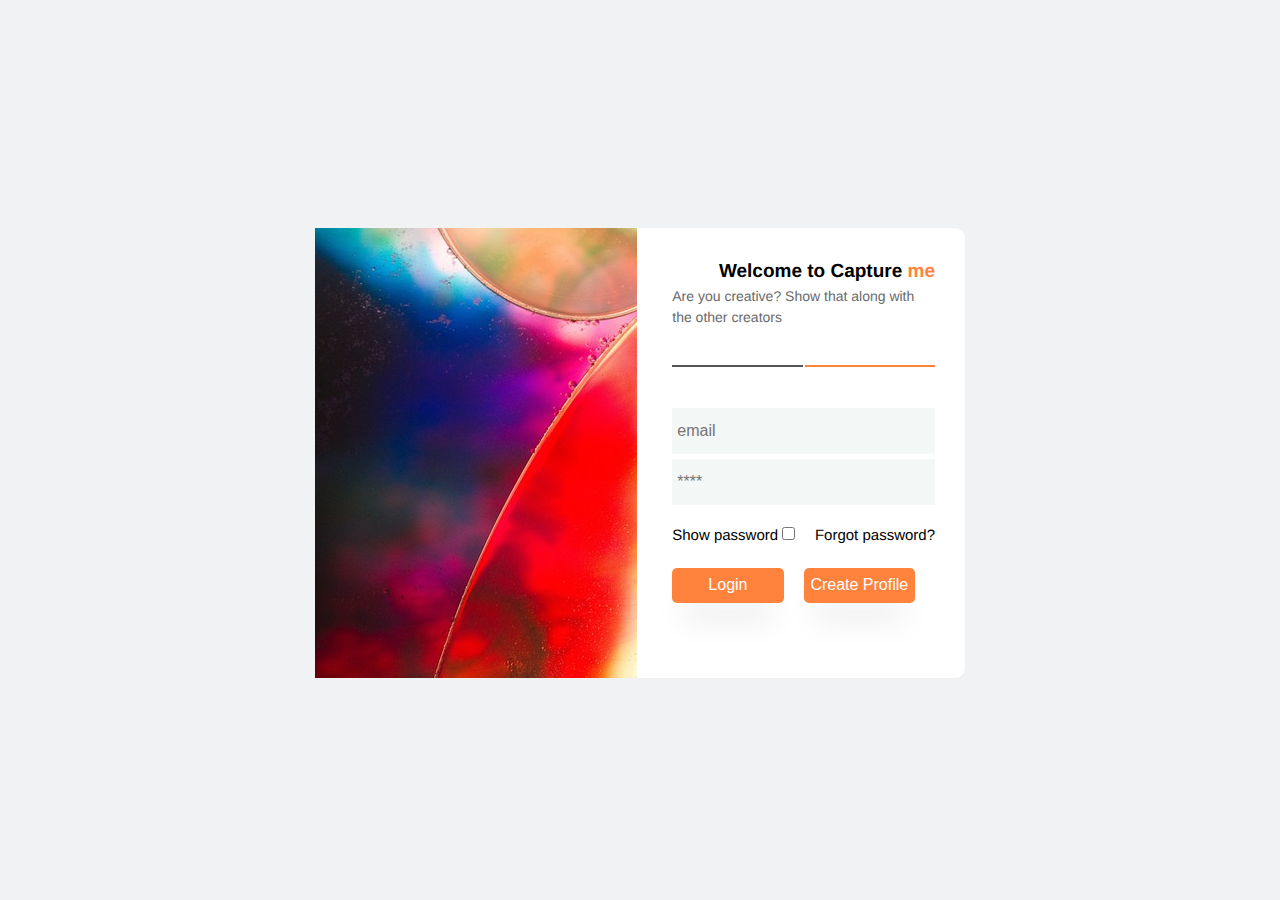
<file: index.html>
<!DOCTYPE html>
<html lang="en">

<head>
    <meta charset="UTF-8">
    <meta name="viewport" content="width=device-width,initial-scale=1">
    <meta name="author" content="preet">
    <meta name="description" content="Capture me">
    <meta name="keywords" content="HTML,CSS,SEO,web,web development">
    <title>Capture me</title>
    <link rel="shortcut icon " href="./assets/img/logo.jpg" type="image/x-icon">
    <link rel="stylesheet" href="./assets/style/index.css" media="all">
    <script src="./assets/scripts/index.js" type="module"></script>
    <link rel="preconnect" href="https://fonts.googleapis.com">
    <link rel="preconnect" href="https://fonts.gstatic.com" crossorigin>
    <link href="https://fonts.googleapis.com/css2?family=Roboto:ital,wght@0,300;0,400;1,100&display=swap"
        rel="stylesheet">
    <link rel="stylesheet" href="https://cdnjs.cloudflare.com/ajax/libs/font-awesome/6.2.0/css/all.min.css"
        integrity="sha512-xh6O/CkQoPOWDdYTDqeRdPCVd1SpvCA9XXcUnZS2FmJNp1coAFzvtCN9BmamE+4aHK8yyUHUSCcJHgXloTyT2A=="
        crossorigin="anonymous" referrerpolicy="no-referrer">
</head>

<body>
    <main>
        <div class="container">
            <div class="center">

                <div class="main-box">
                    <div class="photo"></div>
                    <div class="data">
                        <div class="heading">
                            <h2>Welcome to Capture <span class="me">me</span></h2>
                        </div>
                        <div class="statement">
                            <p>Are you creative? Show that along with the other creators</p>
                        </div>

                        <div class="lines">
                            <div class="fir-line"></div>
                            <div class="sec-line"></div>
                        </div>

                        <form>
                            <input type="text" class="email" placeholder="email">
                            <input type="password" class="password" placeholder="****">
                            <div class="options">
                                <div class="remember">
                                    <p>Show password <input type="checkbox" class="show"></p>
                                </div>
                                <div class="forgot">
                                    <p>Forgot password?</p>
                                </div>
                            </div>


                            <div class="buttons">

                                <button class="login">Login</button>
                                <button class="create">Create Profile</button>
                            </div>
                            <p class="error"></p>
                        </form>
                    </div>

                </div>

            </div>
        </div>
    </main>
</body>

</html>
</file>
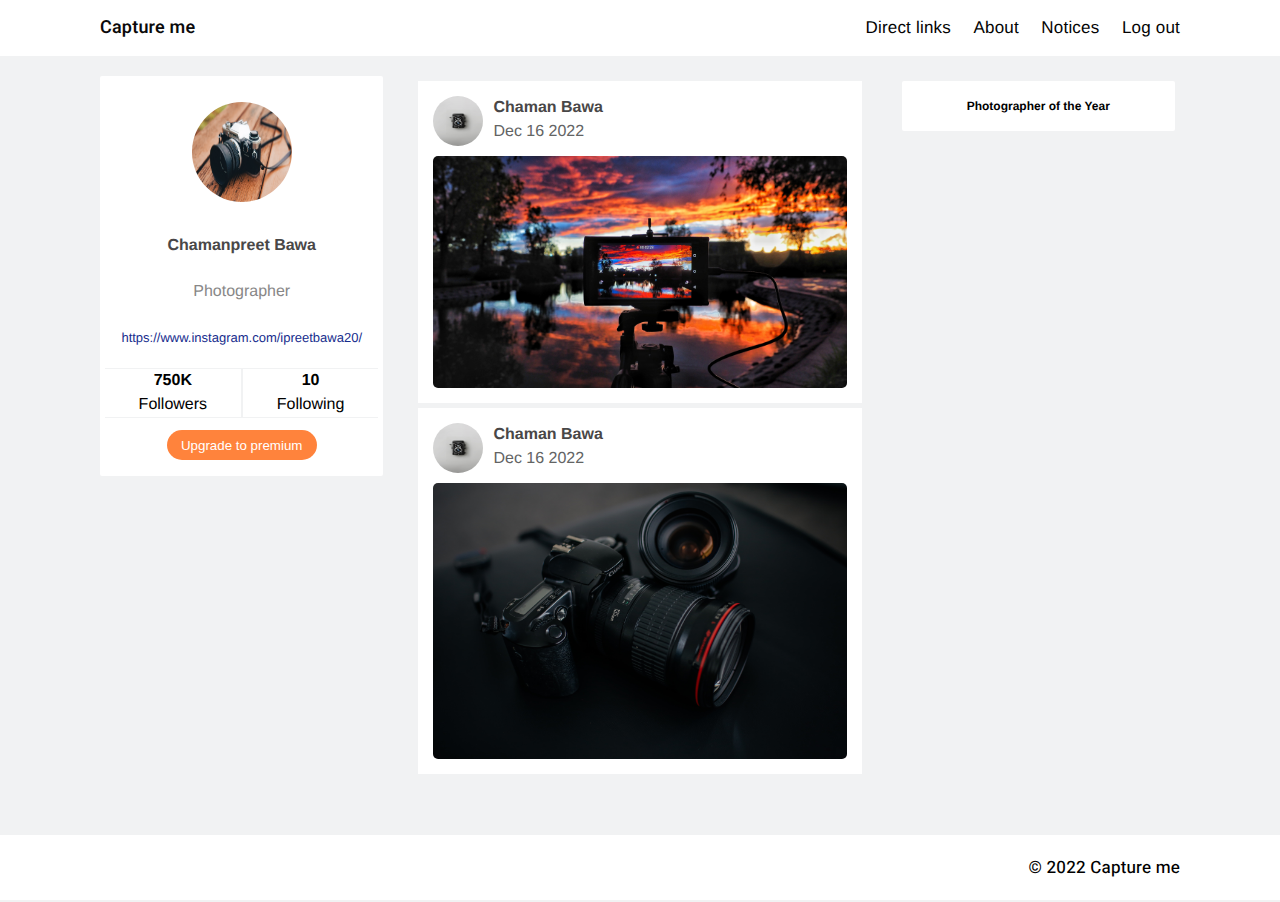
<file: home.html>
<!DOCTYPE html>
<html lang="en">

<head>
    <meta charset="UTF-8">
    <meta name="viewport" content="width=device-width,initial-scale=1">
    <meta name="author" content="preet">
    <meta name="description" content="Capture me">
    <meta name="keywords" content="HTML,CSS,SEO,web,web development">
    <title>Capture me</title>
    <link rel="shortcut icon " href="./assets/img/logo.jpg" type="image/x-icon">
    <link rel="stylesheet" href="./assets/style/home.css" media="all">
    <script src="./assets/scripts/home.js" type="module"></script>

    <link rel="preconnect" href="https://fonts.googleapis.com">
    <link rel="preconnect" href="https://fonts.gstatic.com" crossorigin>
    <link href="https://fonts.googleapis.com/css2?family=Roboto:ital,wght@0,300;0,400;1,100&display=swap"
        rel="stylesheet">
    <link rel="stylesheet" href="https://cdnjs.cloudflare.com/ajax/libs/font-awesome/6.2.0/css/all.min.css"
        integrity="sha512-xh6O/CkQoPOWDdYTDqeRdPCVd1SpvCA9XXcUnZS2FmJNp1coAFzvtCN9BmamE+4aHK8yyUHUSCcJHgXloTyT2A=="
        crossorigin="anonymous" referrerpolicy="no-referrer">
</head>
<main>

    <body>
        <header>
            <div class="container flexbox">
                <div class="title">
                    <h1>Capture me</h1>
                </div>
                <nav>
                    <ul>
                        <li><a href="#">Direct links</a></li>
                        <li><a href="#">About</a></li>
                        <li><a href="#">Notices</a></li>
                        <li><a href="#" class="log">Log out </a></li>
                    </ul>
                </nav>
            </div>
        </header>

        <section class="container center">
            <div class="data">
                <div class="procenter">
                    <div class="profile"><img src="./assets/img/wesley-hilario-YhnImoRRvKU-unsplash.jpg" class="img-rad"
                            alt=""></div>
                </div>
                <div class="name">
                    <p>Chamanpreet Bawa</p>
                </div>
                <div class="os">
                    <p>Photographer</p>
                </div>
                <div class="instalink"><a>https://www.instagram.com/ipreetbawa20/</a></div>
                <div class="list">
                    <div class="follower">
                        <p><span class="bold">750K</span><br> Followers</span></p>
                    </div>
                    <div class="following">
                        <p><span class="bold">10</span><br>Following</p>
                    </div>
                </div>
                <div class="upgrade">
                    <button class="upgrade-button">Upgrade to premium</button>
                </div>



            </div>
            <div class="posts">
                <div class="hello">
                    <div class="heading">
                        <img src="./assets/img/logo.jpg" class="image">
                        <div class="info">
                            <div class="name">
                                <p>Chaman Bawa</p>
                            </div>

                            <div class="date">
                                <p>Dec 16 2022</p>
                            </div>
                        </div>
                    </div>
                    <div> <img src="./assets/img/post1.jpg" alt="" class="images">
                    </div>
                </div>

                <div class="hello">
                    <div class="heading">
                        <img src="./assets/img/logo.jpg" class="image">
                        <div class="info">
                            <div class="name">
                                <p>Chaman Bawa</p>
                            </div>

                            <div class="date">
                                <p>Dec 16 2022</p>
                            </div>
                        </div>
                    </div>
                    <div> <img src="./assets/img/post2.jpg" alt="" class="images">
                    </div>
                </div>
            </div>

            <div class="randomUser">
                <div class="know">
                    <p>Photographer of the Year</p>
                </div>
            </div>


        </section>
        <footer>
            <div class="container flexbox">
                <div class="icons">
                    <ul>
                        <li><a class="fb" href="https://www.youtube.com/"><i class="fa-brands fa-facebook shp"></i></a>
                        </li>
                        <li><a class="twitter" href="https://www.youtube.com/"><i
                                    class="fa-brands fa-twitter shp"></i></a></li>
                        <li><a class="google" href="https://www.youtube.com/"><i
                                    class="fa-brands fa-google shp"></i></a></li>
                    </ul>
                </div>
                <div class="copy">
                    <p>&copy; 2022 Capture me</p>
                </div>
            </div>
        </footer>
    </body>
</main>

</html>
</file>
<file: assets/style/index.css>
@import "./reset.css";

/* ------------------- */
/*                      */
/* ------------------- */
:root {

    --app-dark-bg: #1a1d28;
    --app-red: #ff3c57;
    --app-green: #33ab4e;
    --app-purple: #833cff;
    --app-orange: #ff833c;
    --app-blue: #3c57ff;
    --app-blue-hover: #364ee6;
}


body {
    background-color: #f1f2f3;
}

.container {
    width: min(100% - 30px, 1080px);
    margin: auto;
}

.center {
    height: 100vh;
    display: grid;
    place-items: center;
    justify-content: center;
    position: relative;

}

.main-box {
    background-color: #fff;
    width: 650px;
    height: 450px;
    gap: 5px;
    margin-top: 5px;
    border-radius: 10px;
    display: flex;

}

.photo {
    width: 50%;
    height: 100%;
    background: url(../img/login2.jpg)center no-repeat;
}

.data {
    padding: 30px;
    width: 50%;
}

h2 {
    font-size: 19px;
}

.heading {
    width: 100%;
    text-align: right;
}

.me {
    color: #ff833c;
}

.statement {
    font-size: 14px;
    color: #69696b;
}

.lines {
    width: 100%;
    height: 75px;
    display: flex;
    place-items: center;
}

.fir-line {
    width: 50%;
    height: 2px;
    background-color: #555558;
}

.sec-line {
    width: 50%;
    height: 2px;
    background-color: var(--app-orange);
    margin-left: 2px;
}

form {
    width: 100%;

}

.email,
.password {
    margin-top: 5px;
    appearance: none;
    width: 100%;
    padding: 5px;
    height: 46px;
    color: rgb(19, 17, 17);
    font-size: 16px;
    inset: auto 50px 50px auto;
    background-color: #f3f7f6;
}

.login {
    margin-right: 50px;
}

.options {
    display: flex;
    width: 100%;
    margin-top: 20px;
}

.remember {
    text-align: left;
    width: 50%;
    font-size: 15px;
}

.forgot {
    text-align: right;
    width: 50%;
    font-size: 15px;
}



.buttons {
    display: flex;
}

.create,
.login {
    margin-top: 20px;
    width: 50%;
    padding: 5px;
    height: 35px;
    margin-right: 20px;
    text-align: center;
    border-radius: 5px;
    color: #fff;
    font-size: 16px;
    inset: auto 50px 50px auto;
    box-shadow: rgba(0, 0, 0, 0.1) 0px 26px 30px -10px;
    background-color: var(--app-orange);
}

select {
    font-size: 10px;
}

.error {
    height: 40px;
    width: 100%;
}
</file>
<file: assets/style/home.css>
@import "./reset.css";
/* ------------------- */
/*   Header            */
/* ------------------- */


body {
    background-color: #f1f2f3;
}

header {
    height: 56px;
    background-color: #fff;
}

.flexbox {
    display: flex;
}

.title {
    width: 40%;
    height: 56%;
}

.title h1 {
    font-size: 18px;
    font-weight: 550;
    line-height: 56px;
    font-family: "Roboto", sans-serif;
    color: rgb(10, 10, 10);
    letter-spacing: 0.2px;
}

nav {
    width: 60%;
    text-align: right;
}

nav ul {
    list-style: none;
}

nav ul li {
    display: inline;
    line-height: 56px;
    cursor: default;
}

nav ul li a {
    font-size: 17px;
    color: rgb(3, 3, 3);
    font-weight: 525;
    text-decoration: none;
    letter-spacing: 0.2px;
    cursor: pointer;
    font-family: Madefor, Helvetica Neue, Helvetica, Arial, Hiragino Kaku Gothic Pro W3, Hiragino Kaku Gothic Pro, sans-serif !important;
}

nav ul li a:hover {
    text-decoration: underline;
}

nav ul li+li {
    margin-left: 18px;
}



/* --------------- */
/* Section          */
/* --------------- */

.container {
    width: min(100% - 30px, 1080px);
    margin-inline: auto;
}

.center {
    min-height: calc(100vh - 56px - 65px);
    display: flex;
    padding-bottom: 20px;
    gap: 20px;
}

.data,
.randomUser {
    background-color: #fff;
    width: 300px;
    margin-top: 20px;
    padding: 5px;
    border-radius: 2px;

}

.data {
    display: grid;
    place-items: center;
    height: 400px;
}

.procenter {
    width: 100%;
    display: grid;
    place-items: center;
    padding: 10px;
}

.profile {
    height: 100px;
    width: 100px;
    background-image: center center / cover no-repeat;
}

.img-rad {
    height: 100%;
    width: 100%;
    border-radius: 50%;

}

.name {
    text-align: center;
}

.os {
    text-align: center;
    color: #888787;
}

.instalink {
    height: 30px;
}

.link {
    color: #000;
}


a {
    text-decoration: none;
    font-size: 13px;
    color: rgb(22, 44, 141);
}

.list {
    width: 100%;
    height: 30px;
    display: flex;
    align-items: center;
}

.follower {
    border: 1px solid#f1f2f3;
    width: 50%;
    text-align: center;
    border-left: 0px;
}

.following {
    width: 50%;
    border: 1px solid#f1f2f3;
    text-align: center;
    border-right: 0px;

}

.bold {
    font-weight: bold;
}


.posts {
    width: 500px;
    margin-top: 10px;
    padding: 15px;
    border-radius: 2px;
    min-height: 300px;
}

.hello {
    background-color: #fff;
    padding: 15px;
}

.hello+.hello {
    margin-top: 5px;

}



.upgrade-button {
    width: 150px;
    height: 30px;
    color: #fff;
    background-color: #ff833c;
    border-radius: 50px;

}

.heading {
    display: flex;
    width: 100%;
    background-color: #fff;

}

.image {
    height: 50px;
    width: 50px;
    border-radius: 50%;
}

.images {
    background-color: #fff;
    margin-top: 10px;
    border-radius: 5px;
}

.info {
    margin-left: 10px;
}

.name {
    color: rgb(73, 71, 71);
    font-weight: bold;
}

.date {
    color: #636464;
}

.randomUser {
    background-color: transparent;
}

.know {
    background-color: #fff;
    border-radius: 2px;
    height: 50px;
    padding: 5px;
    font-size: 12px;
    display: grid;
    place-items: center;
    font-weight: bold;
}

.frame {
    background-color: #fff;
    border-radius: 2px;
    height: 60px;
    padding: 5px;
    font-size: 12px;
    margin-top: 5px;
    width: 100%;
    display: flex;
    justify-content: space-between;
    align-items: center;
    padding-inline: 30px;
    gap: 5px;
}

.userName {
    font-weight: bold;
}

.nameCity {
    text-align: center;
}

.photo {
    height: 50px;
    width: 50px;
    border-radius: 50%;
}


/* -------------------------- */
/* Media queries              */
/* -------------------------- */
/*  1280 px and down */
@media (max-width: 1681) {

    .btn {
        font-size: 11px;
    }
}

/*  768 px and down */
@media (max-width: 768px) {

    .column {
        width: calc(50% - 10px);
    }

    .btn {
        font-size: 10px;
    }

    nav ul li a {
        font-size: 14px;
    }

}

/*  480 px and down */
@media (max-width: 480px) {
    .column {
        width: 100%;
    }

    .title {
        font-size: 16px;
    }

    nav ul li a {
        font-size: 14px;
    }

}

@media (max-width: 360px) {

    nav ul li a {
        font-size: 12px;
    }


}

/* --------------- */
/* footer          */
/* --------------- */

.flexbox {
    display: flex;
}

footer {
    height: 65px;
    background-color: #fff;
}

div .icons {
    width: 50%;
    text-align: left;
}

div .icons ul {
    list-style: none;
}

div .icons ul li {
    display: inline;
    line-height: 66px;
    cursor: default;
}

div .icons ul li a {
    font-size: 17px;
    font-weight: 600;
    text-decoration: none;
    letter-spacing: 0.2px;
    cursor: pointer;
    font-family: "Roboto", sans-serif;
}

.icons li {
    border-radius: 50%;
    padding: 6px;
}

.icons ul li+li {
    margin-left: 18px;
}

.fb {
    color: #3b5998;
}

.twitter {
    color: #00acee;
}

.google {
    color: #4285F4;
}

.copy {
    width: 50%;
    height: 56%;
}

.copy p {
    font-size: 17px;
    text-align: right;
    font-family: "Roboto", sans-serif;
    font-weight: 450;
    line-height: 66px;
    color: #000;
    letter-spacing: 0.2px;
}
</file>
